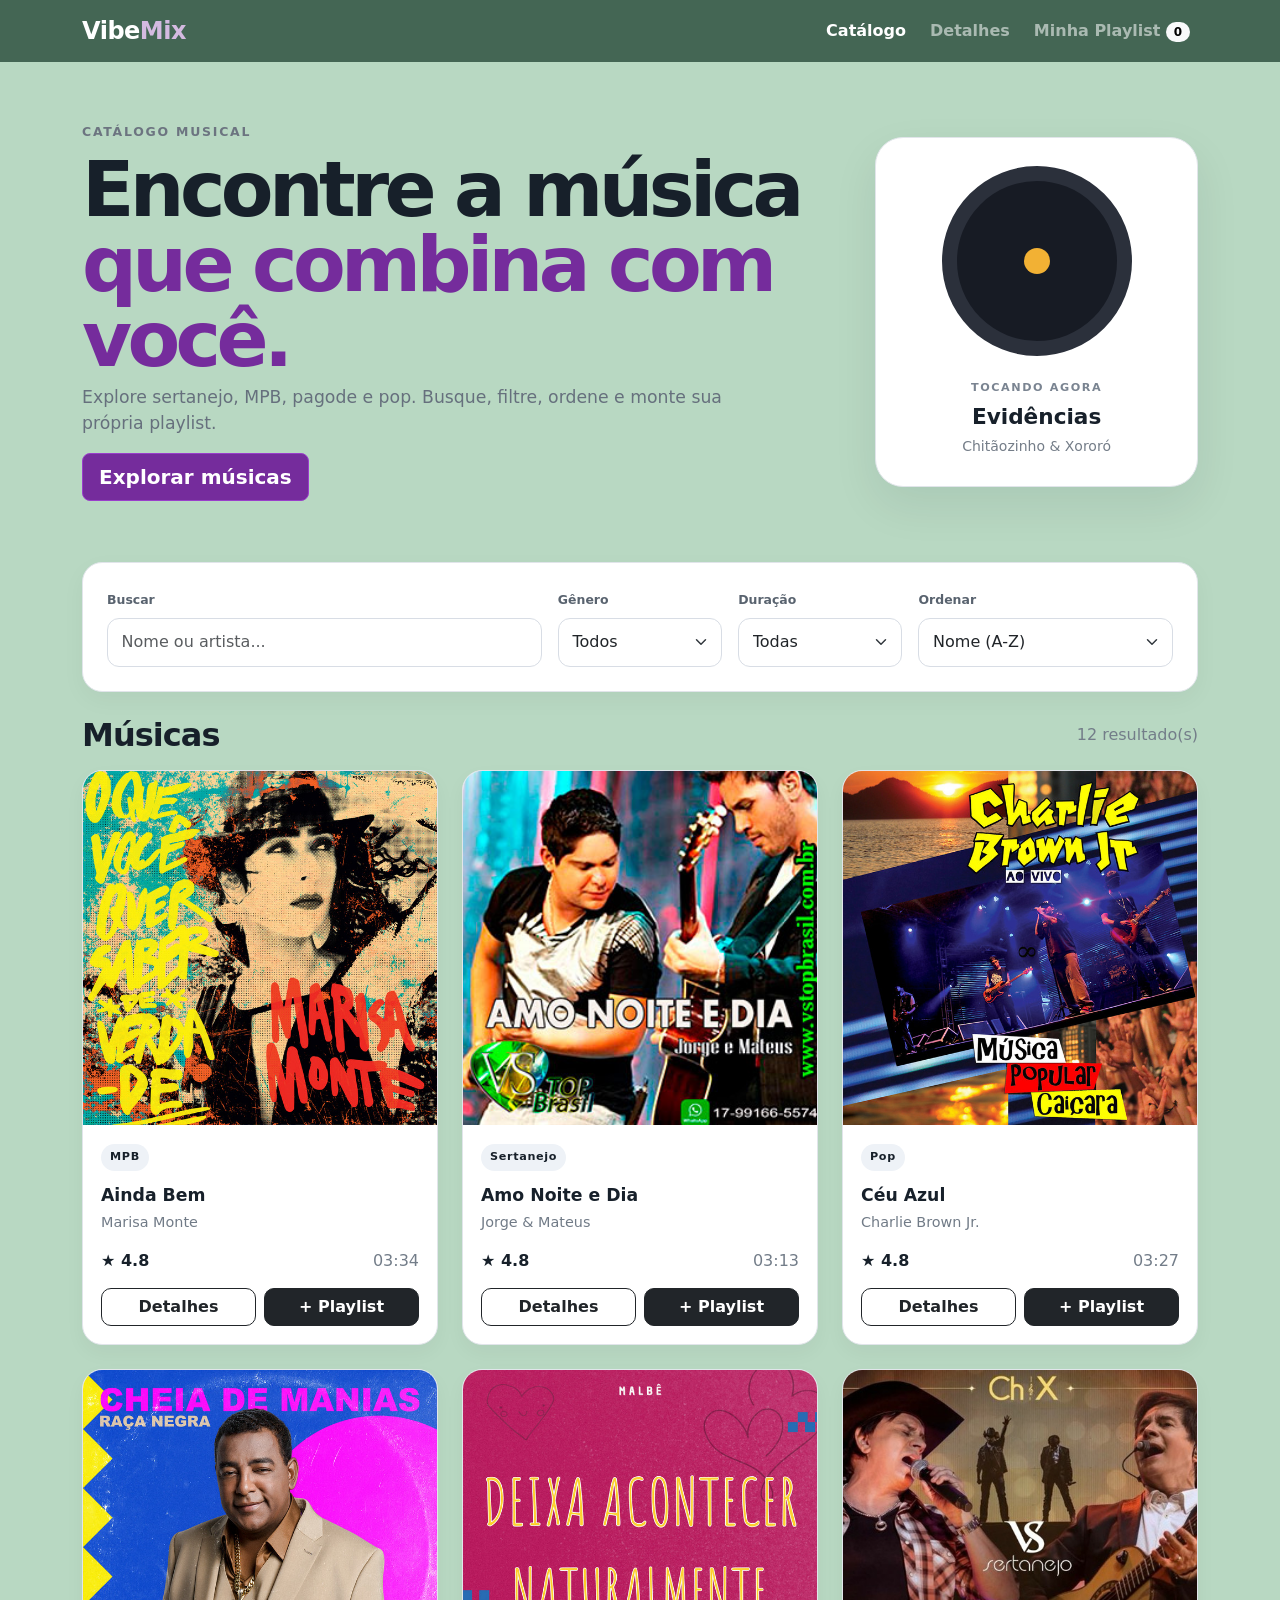
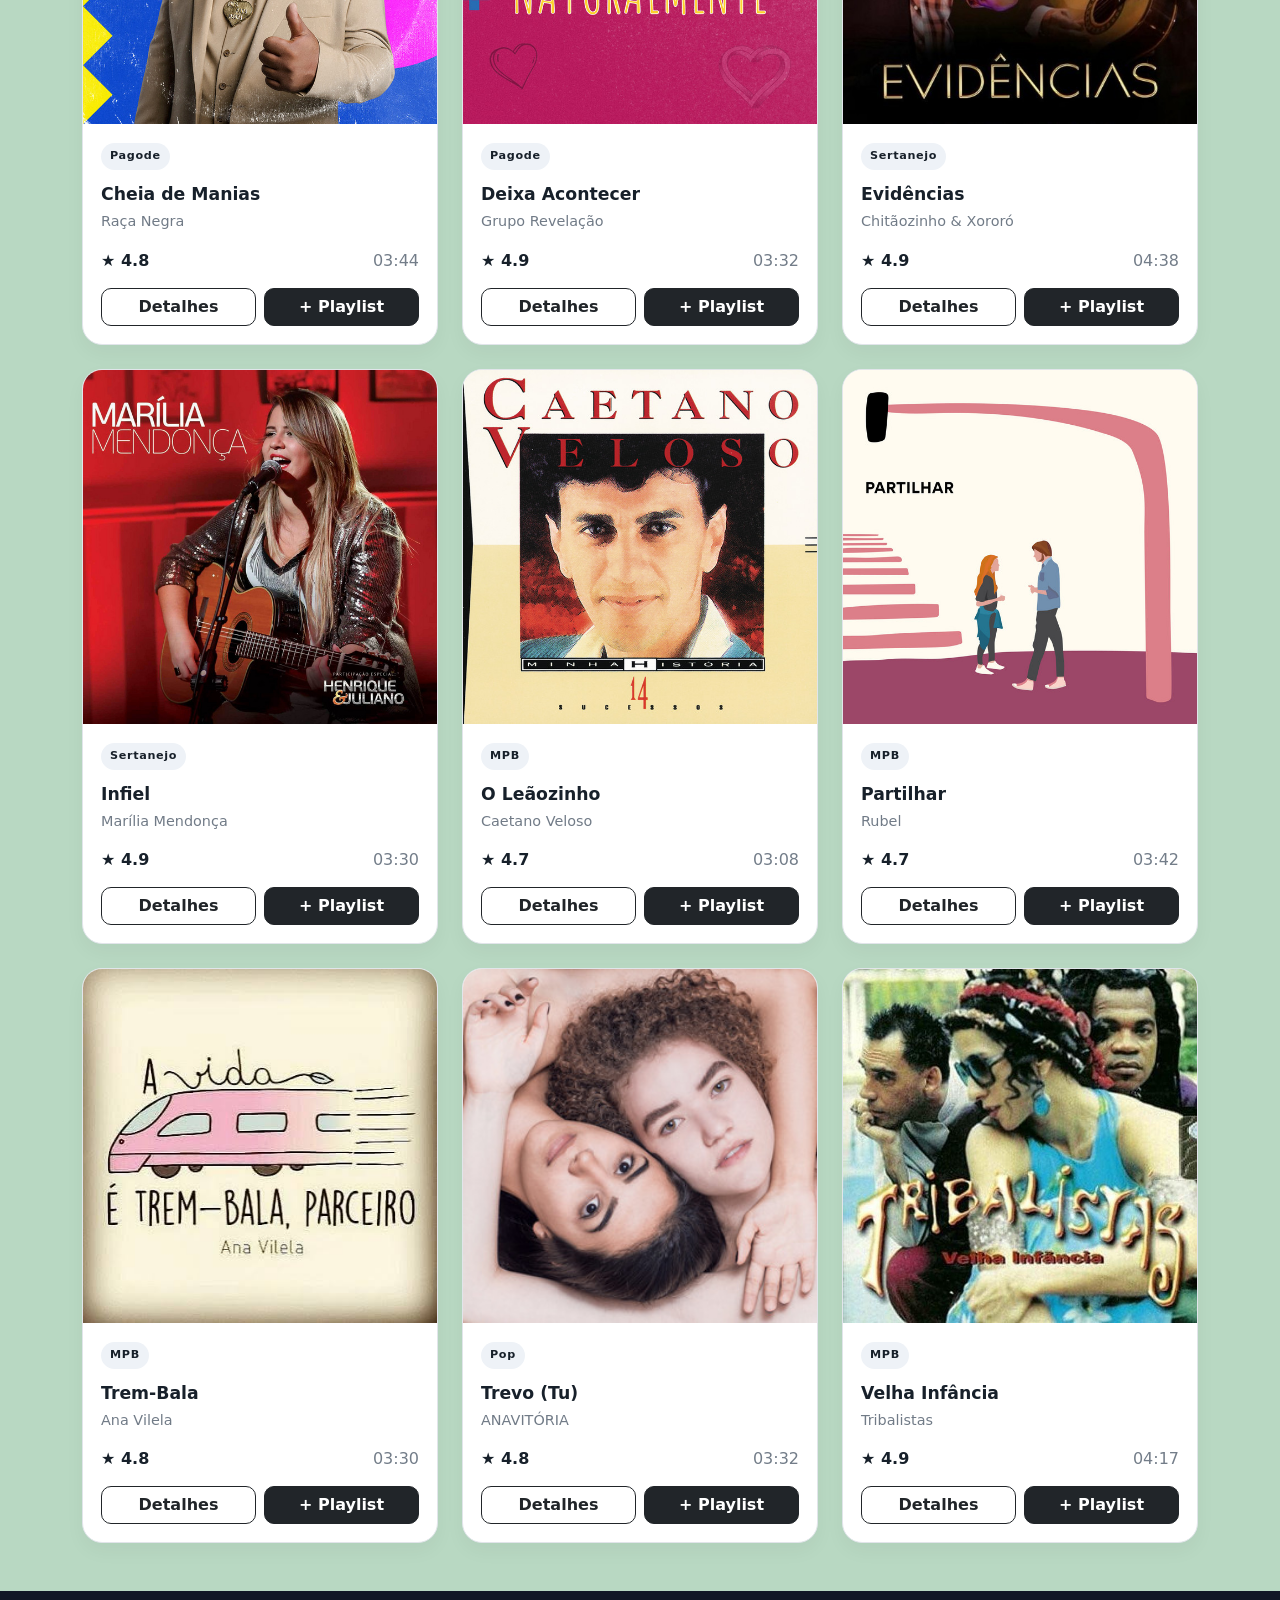
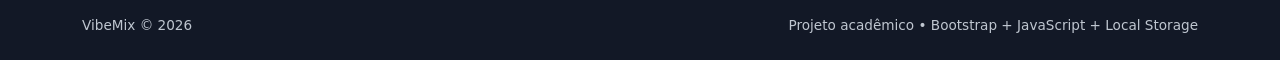
<file: index.html>
<!DOCTYPE html>
<html lang="pt-BR">
<head>
<meta charset="UTF-8"><meta name="viewport" content="width=device-width, initial-scale=1.0">
<title>VibeMix — Playlist</title>
<link href="https://cdn.jsdelivr.net/npm/bootstrap@5.3.3/dist/css/bootstrap.min.css" rel="stylesheet">
<link rel="stylesheet" href="css/style.css">
</head>
<body>
<nav class="navbar navbar-expand-lg navbar-dark app-nav sticky-top">
  <div class="container"><a class="navbar-brand fw-bold" href="index.html">Vibe<span>Mix</span></a>
  <button class="navbar-toggler" data-bs-toggle="collapse" data-bs-target="#nav"><span class="navbar-toggler-icon"></span></button>
  <div class="collapse navbar-collapse" id="nav"><ul class="navbar-nav ms-auto align-items-lg-center gap-lg-2">
    <li class="nav-item"><a class="nav-link active" href="index.html">Catálogo</a></li>
    <li class="nav-item"><a class="nav-link" href="detalhes.html">Detalhes</a></li>
    <li class="nav-item"><a class="nav-link" href="playlist.html">Minha Playlist <span id="countBadge" class="badge rounded-pill text-bg-light">0</span></a></li>
  </ul></div></div>
</nav>
<header class="hero container py-5">
  <div class="hero-copy">
    <p class="eyebrow">CATÁLOGO MUSICAL</p><h1>Encontre a música<br><span>que combina com você.</span></h1>
    <p class="lead">Explore sertanejo, MPB, pagode e pop. Busque, filtre, ordene e monte sua própria playlist.</p>
    <a href="#catalogo" class="btn btn-primary btn-lg">Explorar músicas</a>
  </div>
  <div class="hero-card"><div class="vinyl"></div><p class="mb-1">TOCANDO AGORA</p><strong id="featuredTitle">Evidências</strong><small id="featuredArtist">Chitãozinho & Xororó</small></div>
</header>
<main id="catalogo" class="container pb-5">
<section class="filters p-4 mb-4">
  <div class="row g-3">
    <div class="col-lg-5"><label class="form-label">Buscar</label><input id="search" class="form-control" placeholder="Nome ou artista..."></div>
    <div class="col-md-4 col-lg-2"><label class="form-label">Gênero</label><select id="genre" class="form-select"><option value="">Todos</option><option>Sertanejo</option><option>MPB</option><option>Pagode</option><option>Pop</option></select></div>
    <div class="col-md-4 col-lg-2"><label class="form-label">Duração</label><select id="duration" class="form-select"><option value="">Todas</option><option value="180">Até 3:00</option><option value="240">Até 4:00</option><option value="300">Até 5:00</option></select></div>
    <div class="col-md-4 col-lg-3"><label class="form-label">Ordenar</label><select id="sort" class="form-select"><option value="name">Nome (A-Z)</option><option value="rating">Avaliação</option><option value="duration">Duração</option></select></div>
  </div>
</section>
<div class="d-flex justify-content-between align-items-center mb-3"><h2 class="section-title mb-0">Músicas</h2><span id="resultInfo" class="muted"></span></div>
<div id="catalog" class="row g-4"></div>
<div id="empty" class="empty d-none">Nenhuma música encontrada. Tente outro filtro.</div>
</main>
<footer class="footer py-4"><div class="container d-flex justify-content-between flex-wrap gap-2"><span>VibeMix © 2026</span><span>Projeto acadêmico • Bootstrap + JavaScript + Local Storage</span></div></footer>
<script src="https://cdn.jsdelivr.net/npm/bootstrap@5.3.3/dist/js/bootstrap.bundle.min.js"></script><script src="js/app.js"></script>
</body></html>
</file>
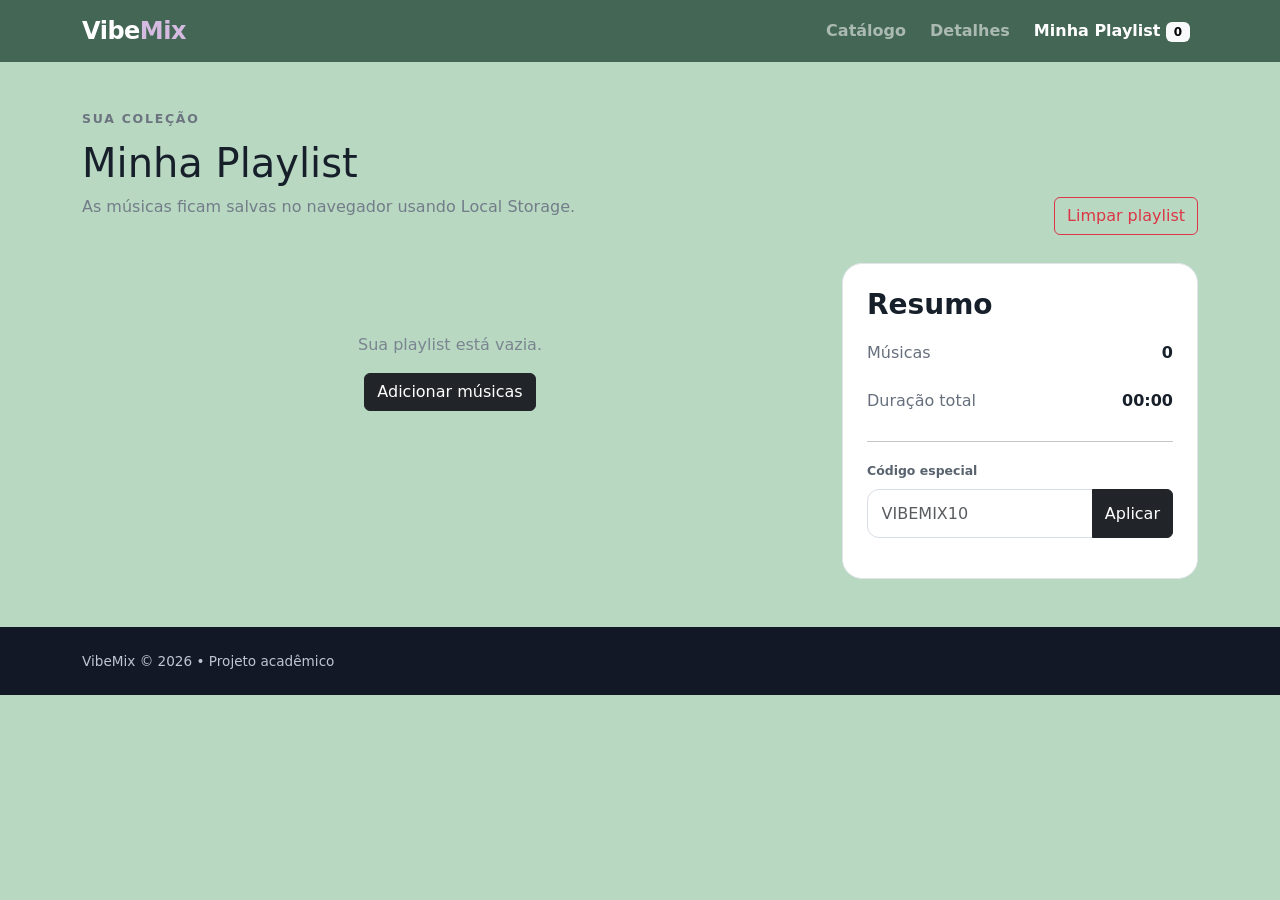
<file: playlist.html>
<!DOCTYPE html>
<html lang="pt-BR"><head><meta charset="UTF-8"><meta name="viewport" content="width=device-width, initial-scale=1.0">
<title>VibeMix — Minha Playlist</title><link href="https://cdn.jsdelivr.net/npm/bootstrap@5.3.3/dist/css/bootstrap.min.css" rel="stylesheet"><link rel="stylesheet" href="css/style.css"></head>
<body><nav class="navbar navbar-expand-lg navbar-dark app-nav sticky-top"><div class="container"><a class="navbar-brand fw-bold" href="index.html">Vibe<span>Mix</span></a>
<button class="navbar-toggler" data-bs-toggle="collapse" data-bs-target="#nav"><span class="navbar-toggler-icon"></span></button><div class="collapse navbar-collapse" id="nav"><ul class="navbar-nav ms-auto gap-lg-2"><li><a class="nav-link" href="index.html">Catálogo</a></li><li><a class="nav-link" href="detalhes.html">Detalhes</a></li><li><a class="nav-link active" href="playlist.html">Minha Playlist <span id="countBadge" class="badge text-bg-light">0</span></a></li></ul></div></div></nav>
<main class="container py-5"><div class="playlist-head"><div><p class="eyebrow">SUA COLEÇÃO</p><h1>Minha Playlist</h1><p class="muted">As músicas ficam salvas no navegador usando Local Storage.</p></div><button id="clearBtn" class="btn btn-outline-danger">Limpar playlist</button></div>
<div class="row g-4 mt-1"><div class="col-lg-8"><div id="playlistItems"></div></div><div class="col-lg-4"><aside class="summary"><h3>Resumo</h3><div class="summary-row"><span>Músicas</span><strong id="sumQty">0</strong></div><div class="summary-row"><span>Duração total</span><strong id="sumTime">00:00</strong></div><hr><label class="form-label">Código especial</label><div class="input-group"><input id="promo" class="form-control" placeholder="VIBEMIX10"><button id="promoBtn" class="btn btn-dark">Aplicar</button></div><p id="promoMsg" class="small mt-2"></p></aside></div></div></main>
<footer class="footer py-4"><div class="container">VibeMix © 2026 • Projeto acadêmico</div></footer><script src="js/app.js"></script></body></html>
</file>
<file: css/style.css>
*{box-sizing:border-box}body{
    background:#b8d8c2;color:#17202a;
    font-family:Inter,system-ui,-apple-system,"Segoe UI",sans-serif}
    
    .app-nav{background:#446654}
    .navbar-brand{font-size:1.5rem;letter-spacing:-.5px}
    
    .navbar-brand span{color:#d4bae0}
    .nav-link{font-weight:600}
    .hero{min-height:500px;display:grid;
    grid-template-columns:1.4fr .6fr;gap:40px;align-items:center}
    .eyebrow{font-size:.78rem;font-weight:800;letter-spacing:.14em;color:#6c7480;margin-bottom:10px}
    .hero h1{font-size:clamp(2.6rem,6vw,5rem);line-height:.98;letter-spacing:-.06em;font-weight:850}
    .hero h1 span{color:#752c9c}
    .lead{max-width:650px;color:#66707d;font-size:1.08rem}
    .btn-primary{background:#752c9c;border-color:#9a3ecb;font-weight:700}
    .hero-card{background:#fff;border:1px solid #e1e5ea;border-radius:28px;padding:28px;box-shadow:0 18px 45px rgba(18,24,38,.08);text-align:center}
    .hero-card p{font-size:.7rem;letter-spacing:.14em;color:#7a8491;font-weight:800}
    .hero-card strong{display:block;font-size:1.35rem}
    .hero-card small{color:#747d88}
    .vinyl{width:190px;height:190px;border-radius:50%;background:#171b24;margin:0 auto 24px;position:relative;border:15px solid #2b303b}
    .vinyl:after{content:"";position:absolute;inset:67px;border-radius:50%;background:#f2b134}
    .filters,.summary{background:#fff;border:1px solid #e1e5ea;border-radius:20px}
    .filters{box-shadow:0 8px 25px rgba(18,24,38,.04)}
    .form-label{font-size:.78rem;font-weight:800;color:#59636f}
    .form-control,
    .form-select{border-color:#d8dde5;border-radius:12px;padding:.72rem .85rem}
    .section-title{font-weight:850;letter-spacing:-.03em}
    .muted{color:#737d89}
    .music-card{height:100%;background:#fff;border:1px solid #e1e5ea;border-radius:20px;overflow:hidden;transition:.2s;box-shadow:0 8px 20px rgba(18,24,38,.04)}
    .music-card:hover{transform:translateY(-4px);box-shadow:0 15px 35px rgba(18,24,38,.1)}.cover{width:100%;aspect-ratio:1/1;object-fit:cover}
    .music-body{padding:18px}
    .genre{display:inline-block;font-size:.7rem;font-weight:800;letter-spacing:.06em;background:#eef2f7;padding:5px 9px;border-radius:99px}
    .music-title{font-size:1.08rem;font-weight:800;margin:12px 0 3px}
    .artist{color:#717b87;font-size:.9rem}.rating{font-weight:800}
    .card-actions{display:flex;gap:8px;margin-top:15px}
    .card-actions .btn{flex:1;font-weight:700;border-radius:10px}
    .empty{padding:70px 20px;text-align:center;color:#7b8590}
    .detail-card{background:#fff;border:1px solid #e1e5ea;border-radius:28px;padding:clamp(20px,5vw,55px);display:grid;grid-template-columns:minmax(260px,420px) 1fr;gap:55px;align-items:center;box-shadow:0 12px 40px rgba(18,24,38,.06)}
    .detail-cover{width:100%;border-radius:20px}
    .detail-card h1{font-size:clamp(2rem,5vw,4rem);font-weight:850;letter-spacing:-.05em}
    .detail-meta{display:flex;gap:10px;flex-wrap:wrap;margin:20px 0}
    .playlist-head{display:flex;justify-content:space-between;align-items:end;gap:20px}
    .playlist-item{background:#fff;border:1px solid #e1e5ea;border-radius:18px;padding:14px;display:flex;align-items:center;gap:16px;margin-bottom:12px}
    .playlist-item img{width:74px;height:74px;border-radius:12px;object-fit:cover}
    .playlist-item h4{font-size:1rem;font-weight:800;margin:0}
    .playlist-item p{margin:3px 0 0;color:#77818d}
    .qty{display:flex;align-items:center;gap:8px;margin-left:auto}
    .qty button{width:32px;height:32px;border-radius:9px;border:1px solid #d8dde5;background:#fff;font-weight:800}
    .summary{padding:24px;position:sticky;top:90px}
    .summary h3{font-weight:850}
    .summary-row{display:flex;justify-content:space-between;padding:12px 0;color:#66707d}
    .summary-row strong{color:#17202a}
    .footer{background:#121826;color:#bfc6d0;font-size:.85rem}
    .toast-msg{position:fixed;right:20px;bottom:20px;background:#121826;color:#fff;padding:13px 18px;border-radius:12px;z-index:1000}@media(max-width:850px){
        .hero,.detail-card{grid-template-columns:1fr}
        .hero{padding-top:45px}
    .hero-card{max-width:430px;margin:auto}
    
    .playlist-head{align-items:start;flex-direction:column}
    .summary{position:static}}
</file>
